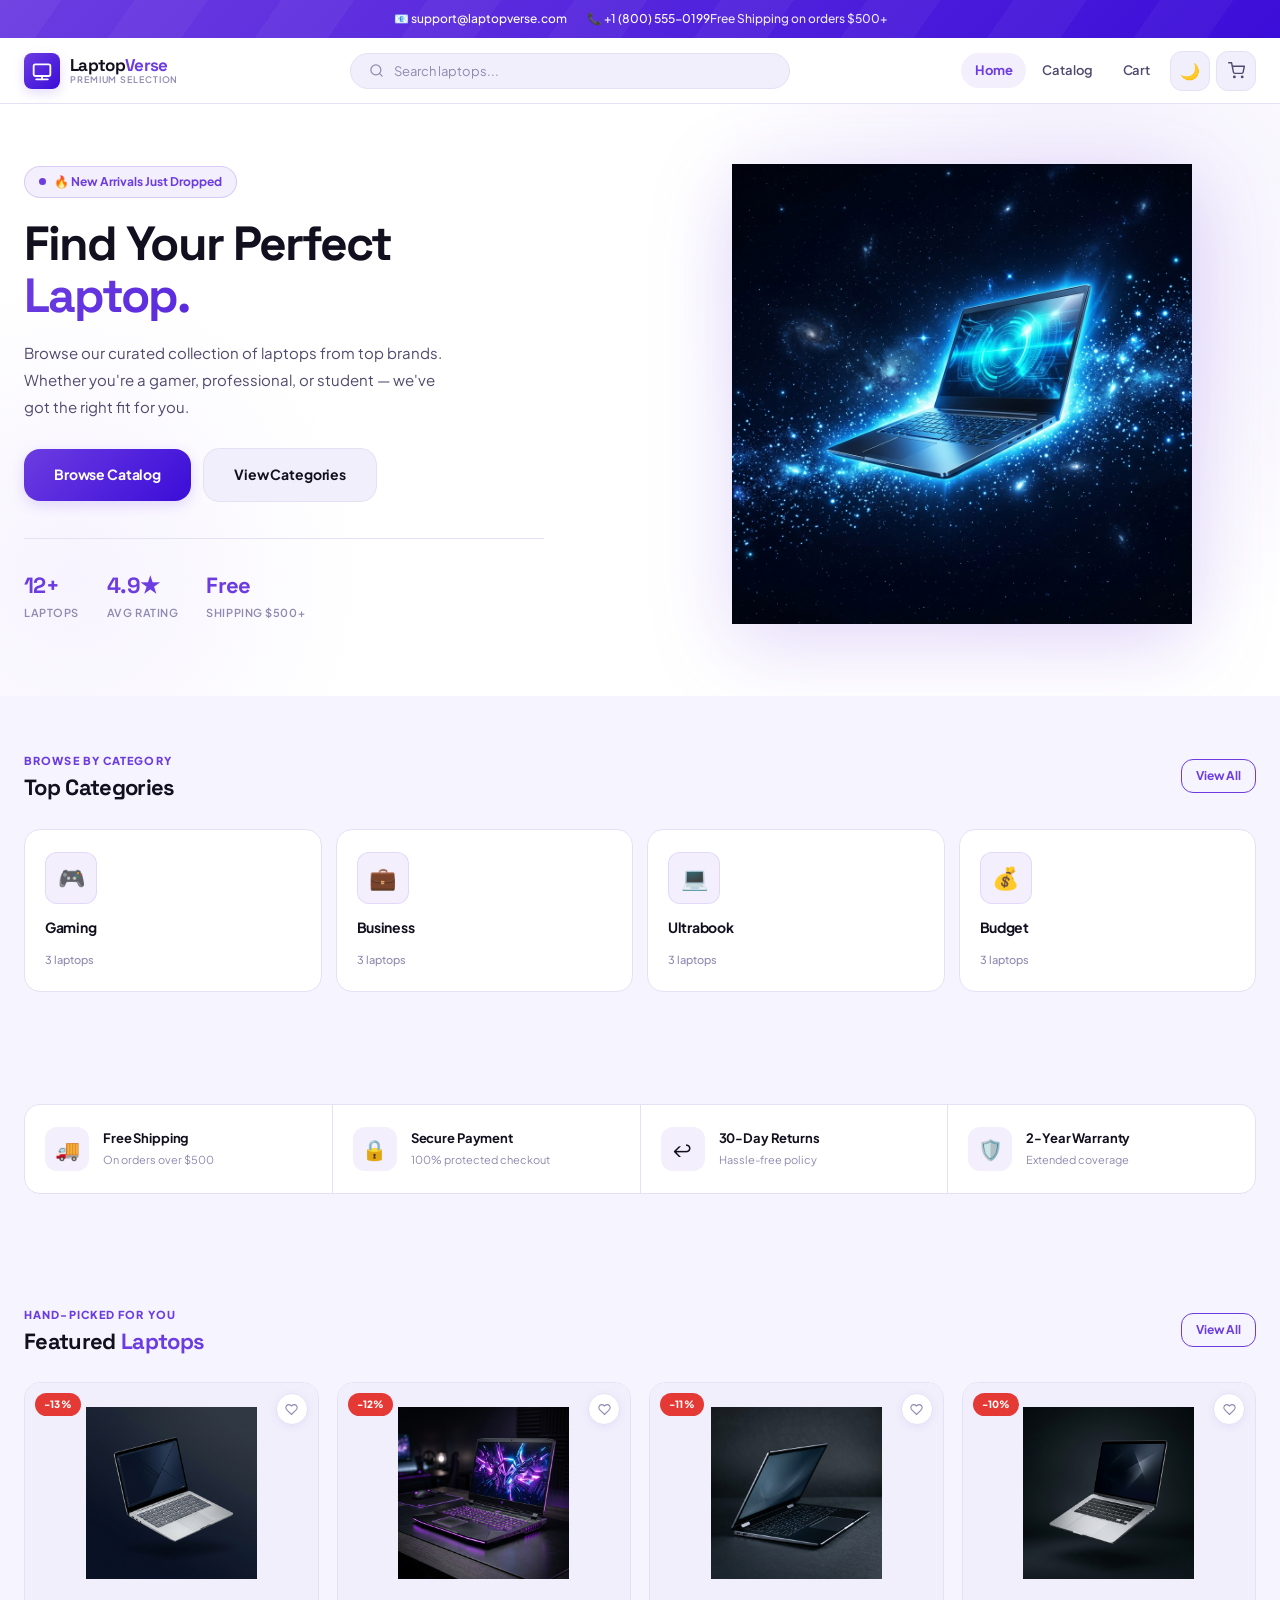
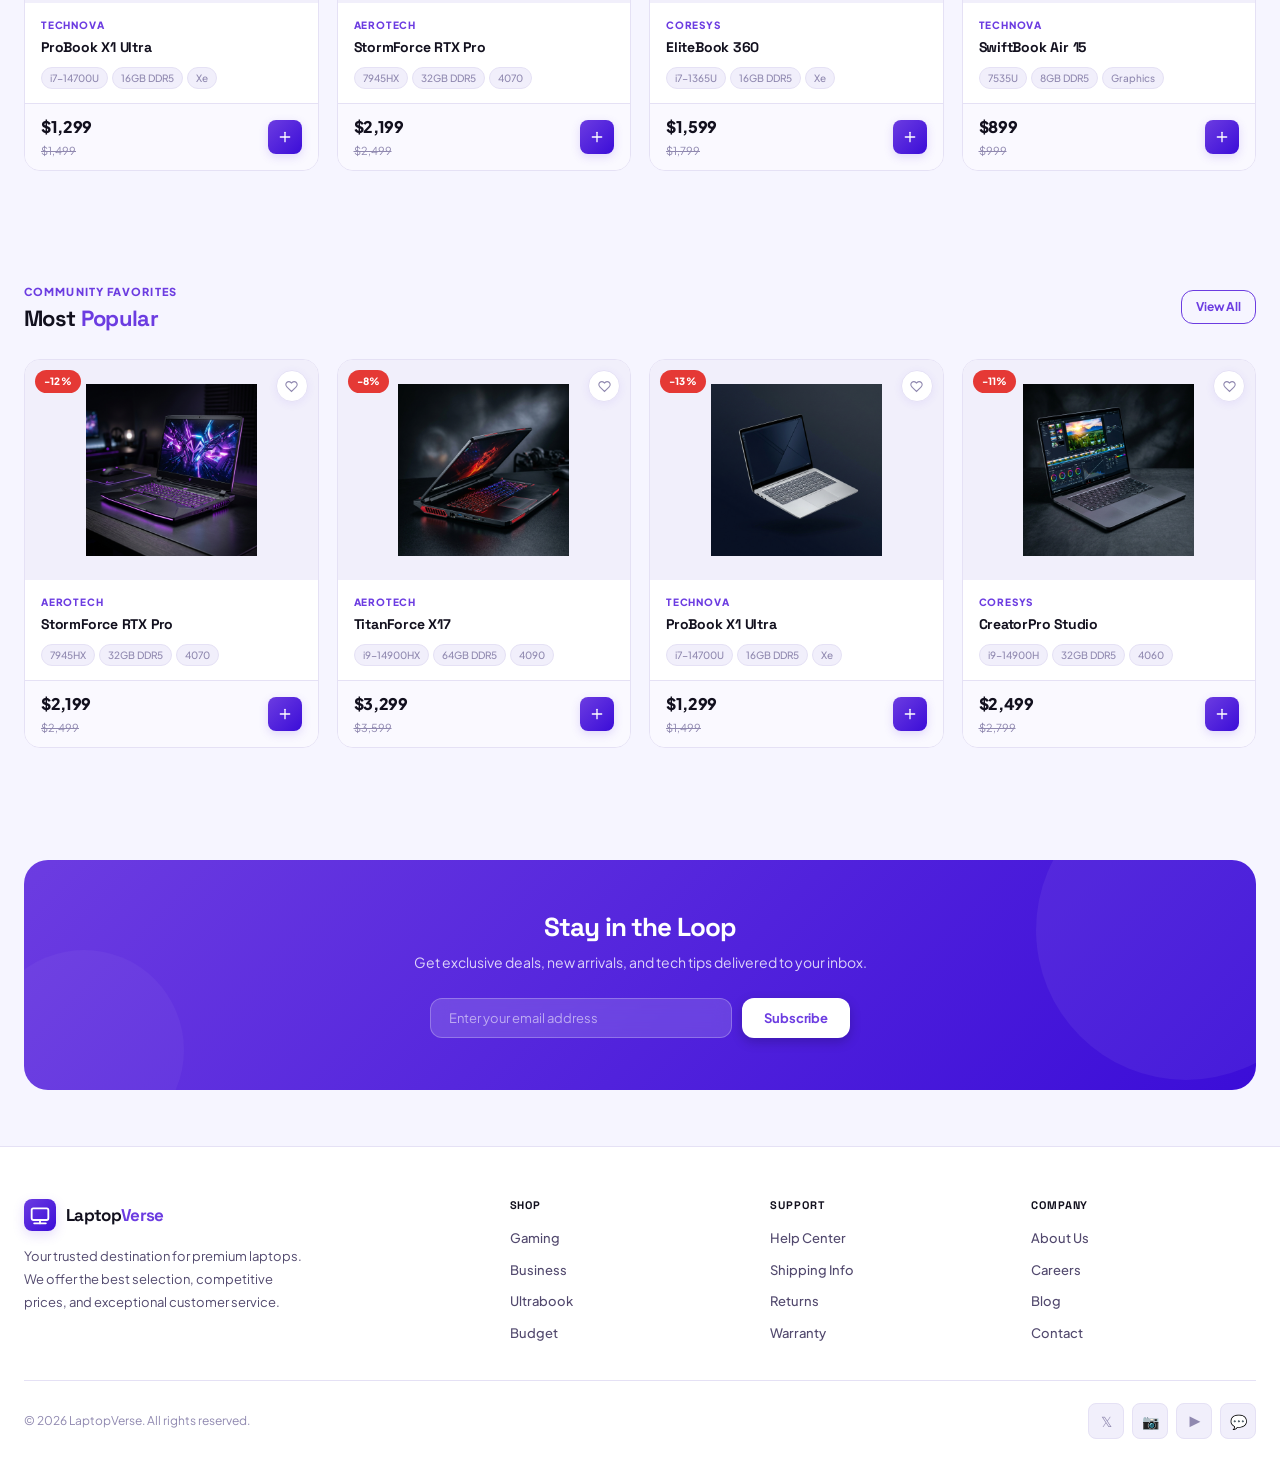
<file: index.html>
<!DOCTYPE html>
<html lang="en">
<head>
  <meta charset="UTF-8">
  <meta name="viewport" content="width=device-width, initial-scale=1.0">
  <title>LaptopVerse — Your Premium Laptop Shop</title>
  <meta name="description" content="Shop the best laptops for gaming, business, ultrabook, and budget categories. Free shipping on orders over $500.">
  <link rel="stylesheet" href="css/style.css">
</head>
<body>
  <div id="app"></div>

  <script type="module">
    import products from './js/products.js';
    import { renderNavbar, renderFooter, renderProductCard, initNavbar, initGlobalListeners, initScrollAnimations } from './js/app.js';

    const featured = products.slice(0, 4);
    const popular = [...products].sort((a, b) => b.rating - a.rating).slice(0, 4);

    document.getElementById('app').innerHTML = `
      ${renderNavbar('home')}

      <!-- Hero Section -->
      <section class="hero" id="hero">
        <div class="container">
          <div class="hero__content">
            <div class="hero__text">
              <div class="hero__badge">🔥 New Arrivals Just Dropped</div>
              <h1 class="hero__title">
                Find Your Perfect
                <span class="line2">Laptop.</span>
              </h1>
              <p class="hero__subtitle">Browse our curated collection of laptops from top brands. Whether you're a gamer, professional, or student — we've got the right fit for you.</p>
              <div class="hero__cta">
                <a href="catalog" class="btn btn--primary btn--lg" id="hero-cta">Browse Catalog</a>
                <a href="#categories" class="btn btn--secondary btn--lg" id="hero-categories">View Categories</a>
              </div>
              <div class="hero__stats">
                <div>
                  <div class="hero__stat-value">${products.length}+</div>
                  <div class="hero__stat-label">Laptops</div>
                </div>
                <div>
                  <div class="hero__stat-value">4.9★</div>
                  <div class="hero__stat-label">Avg Rating</div>
                </div>
                <div>
                  <div class="hero__stat-value">Free</div>
                  <div class="hero__stat-label">Shipping $500+</div>
                </div>
              </div>
            </div>
            <div class="hero__image">
              <img src="img/hero.webp" alt="Featured Laptop">
            </div>
          </div>
        </div>
      </section>

      <!-- Categories -->
      <section class="section categories animate-in" id="categories">
        <div class="container">
          <div class="section-header">
            <div class="section-header__left">
              <span class="section-header__label">Browse by Category</span>
              <h2 class="section-header__title">Top Categories</h2>
            </div>
            <a href="catalog" class="btn btn--sm btn--outline">View All</a>
          </div>
          <div class="categories__grid">
            <a href="catalog?category=gaming" class="category-card" id="cat-gaming">
              <div class="category-card__icon">🎮</div>
              <div class="category-card__name">Gaming</div>
              <div class="category-card__count">${products.filter(p => p.category === 'gaming').length} laptops</div>
            </a>
            <a href="catalog?category=business" class="category-card" id="cat-business">
              <div class="category-card__icon">💼</div>
              <div class="category-card__name">Business</div>
              <div class="category-card__count">${products.filter(p => p.category === 'business').length} laptops</div>
            </a>
            <a href="catalog?category=ultrabook" class="category-card" id="cat-ultrabook">
              <div class="category-card__icon">💻</div>
              <div class="category-card__name">Ultrabook</div>
              <div class="category-card__count">${products.filter(p => p.category === 'ultrabook').length} laptops</div>
            </a>
            <a href="catalog?category=budget" class="category-card" id="cat-budget">
              <div class="category-card__icon">💰</div>
              <div class="category-card__name">Budget</div>
              <div class="category-card__count">${products.filter(p => p.category === 'budget').length} laptops</div>
            </a>
          </div>
        </div>
      </section>

      <!-- Trust Badges -->
      <section class="section animate-in" id="trust">
        <div class="container">
          <div class="trust-badges">
            <div class="trust-badge">
              <div class="trust-badge__icon">🚚</div>
              <div>
                <div class="trust-badge__title">Free Shipping</div>
                <div class="trust-badge__text">On orders over $500</div>
              </div>
            </div>
            <div class="trust-badge">
              <div class="trust-badge__icon">🔒</div>
              <div>
                <div class="trust-badge__title">Secure Payment</div>
                <div class="trust-badge__text">100% protected checkout</div>
              </div>
            </div>
            <div class="trust-badge">
              <div class="trust-badge__icon">↩️</div>
              <div>
                <div class="trust-badge__title">30-Day Returns</div>
                <div class="trust-badge__text">Hassle-free policy</div>
              </div>
            </div>
            <div class="trust-badge">
              <div class="trust-badge__icon">🛡️</div>
              <div>
                <div class="trust-badge__title">2-Year Warranty</div>
                <div class="trust-badge__text">Extended coverage</div>
              </div>
            </div>
          </div>
        </div>
      </section>

      <!-- Featured Laptops -->
      <section class="section animate-in" id="featured">
        <div class="container">
          <div class="section-header">
            <div class="section-header__left">
              <span class="section-header__label">Hand-Picked for You</span>
              <h2 class="section-header__title">Featured <span class="text-accent">Laptops</span></h2>
            </div>
            <a href="catalog" class="btn btn--sm btn--outline">View All</a>
          </div>
          <div class="product-grid">
            ${featured.map(p => renderProductCard(p)).join('')}
          </div>
        </div>
      </section>

      <!-- Popular Laptops -->
      <section class="section animate-in" id="popular">
        <div class="container">
          <div class="section-header">
            <div class="section-header__left">
              <span class="section-header__label">Community Favorites</span>
              <h2 class="section-header__title">Most <span class="text-accent">Popular</span></h2>
            </div>
            <a href="catalog" class="btn btn--sm btn--outline">View All</a>
          </div>
          <div class="product-grid">
            ${popular.map(p => renderProductCard(p)).join('')}
          </div>
        </div>
      </section>

      <!-- Newsletter -->
      <section class="section animate-in" id="newsletter">
        <div class="container">
          <div class="newsletter">
            <h2 class="newsletter__title">Stay in the Loop</h2>
            <p class="newsletter__text">Get exclusive deals, new arrivals, and tech tips delivered to your inbox.</p>
            <form class="newsletter__form" onsubmit="event.preventDefault();">
              <input type="email" class="newsletter__input" placeholder="Enter your email address" id="newsletter-email">
              <button type="submit" class="btn btn--primary" id="newsletter-submit">Subscribe</button>
            </form>
          </div>
        </div>
      </section>

      ${renderFooter()}
    `;

    initNavbar();
    initGlobalListeners(products);
    initScrollAnimations();
  </script>
</body>
</html>
</file>
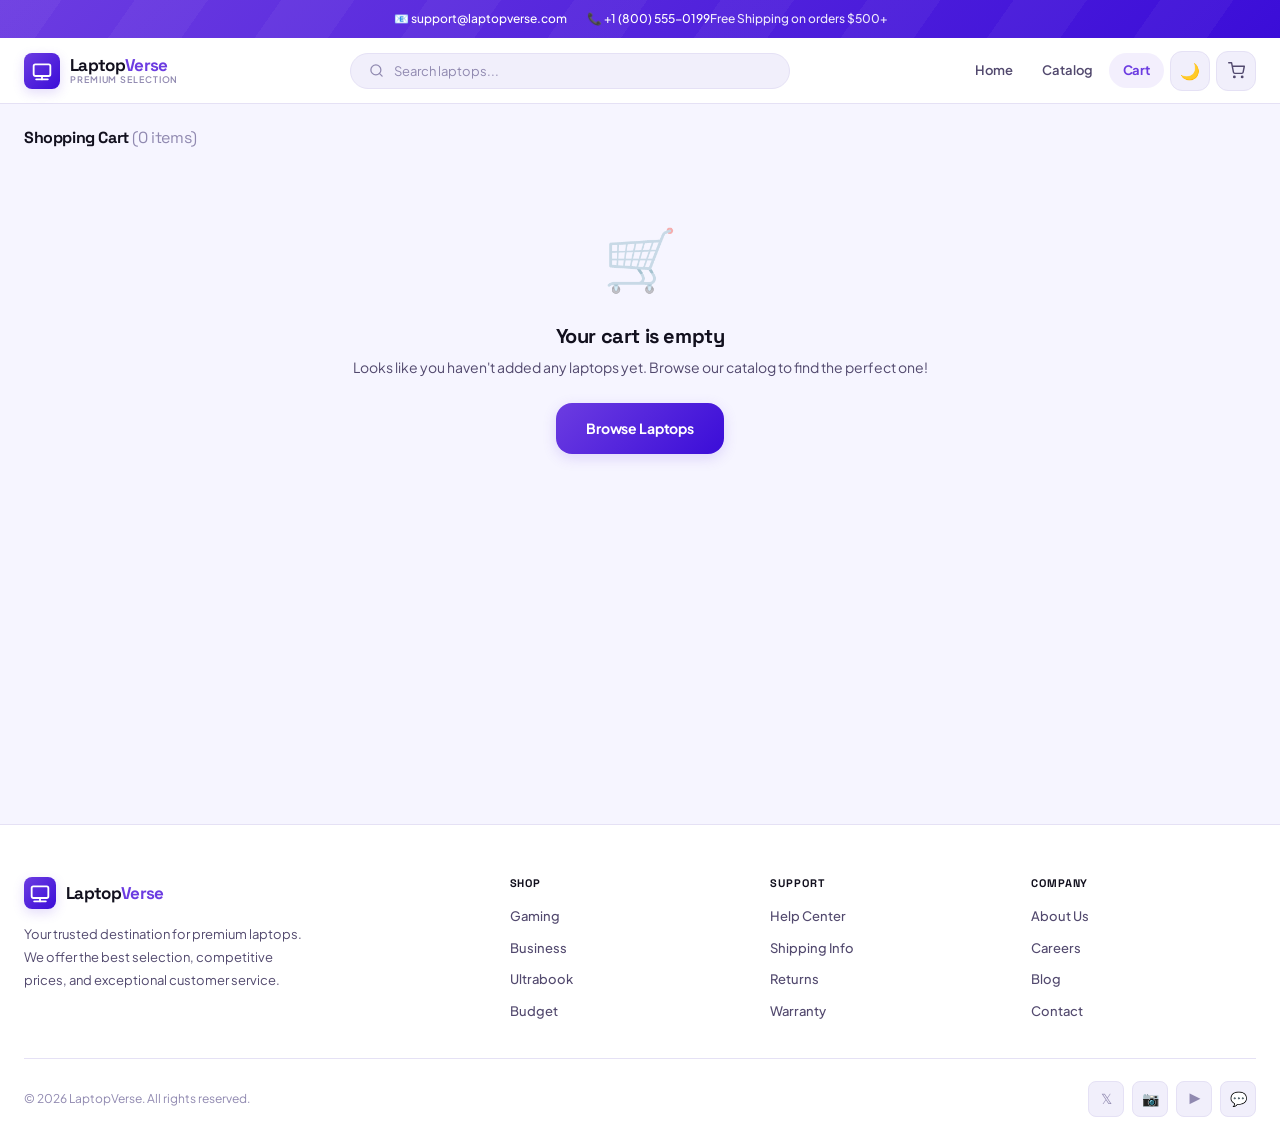
<file: cart.html>
<!DOCTYPE html>
<html lang="en">
<head>
  <meta charset="UTF-8">
  <meta name="viewport" content="width=device-width, initial-scale=1.0">
  <title>Shopping Cart — LaptopVerse</title>
  <meta name="description" content="Review your shopping cart. Adjust quantities and proceed to checkout.">
  <link rel="stylesheet" href="css/style.css">
</head>
<body>
  <div id="app"></div>
  <script type="module" src="js/cart.js"></script>
</body>
</html>
</file>
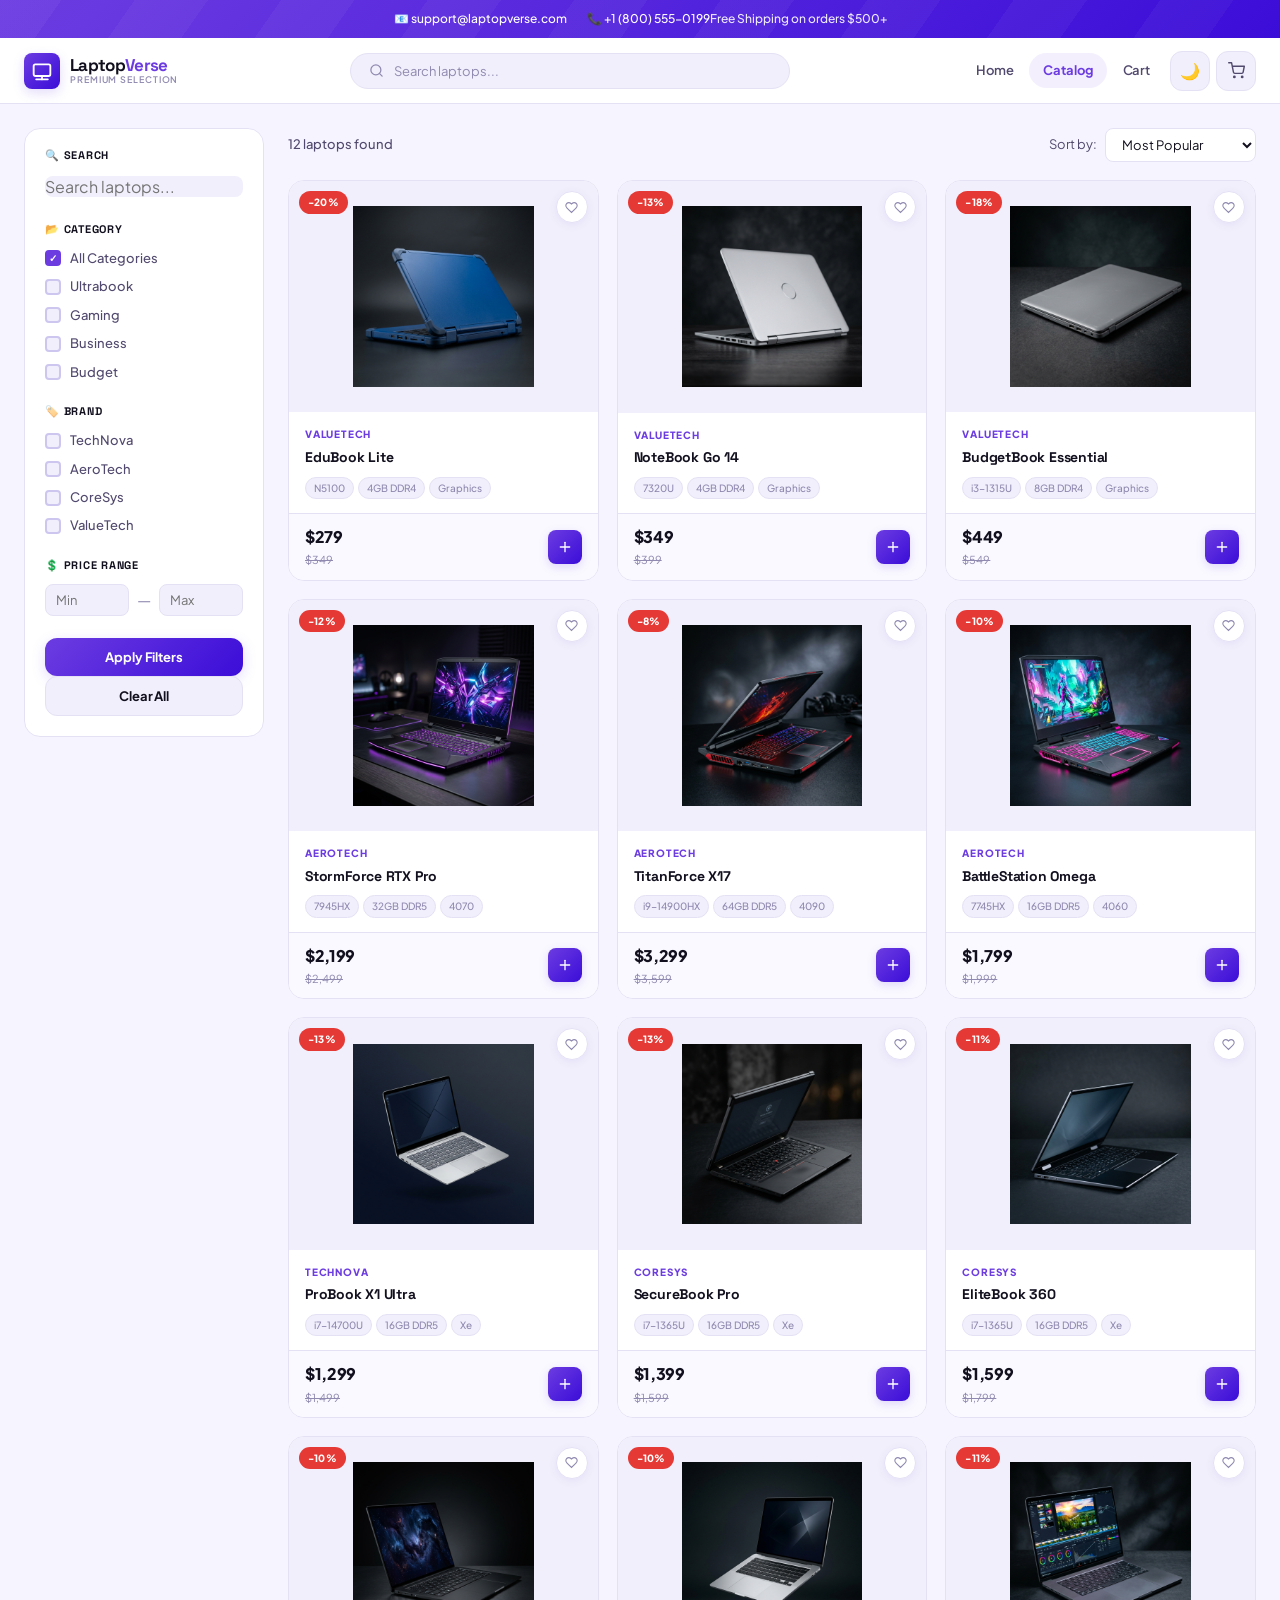
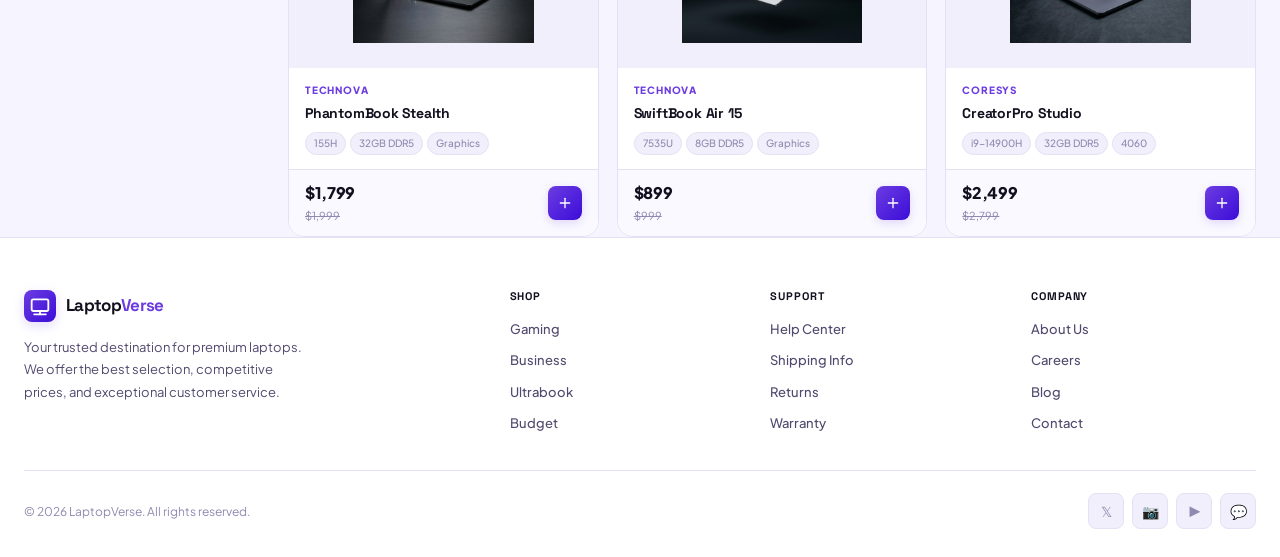
<file: catalog.html>
<!DOCTYPE html>
<html lang="en">
<head>
  <meta charset="UTF-8">
  <meta name="viewport" content="width=device-width, initial-scale=1.0">
  <title>Catalog — LaptopVerse</title>
  <meta name="description" content="Browse our complete laptop catalog. Filter by brand, category, price, and specs. Find your perfect laptop today.">
  <link rel="stylesheet" href="css/style.css">
</head>
<body>
  <div id="app"></div>
  <script type="module" src="js/catalog.js"></script>
</body>
</html>
</file>
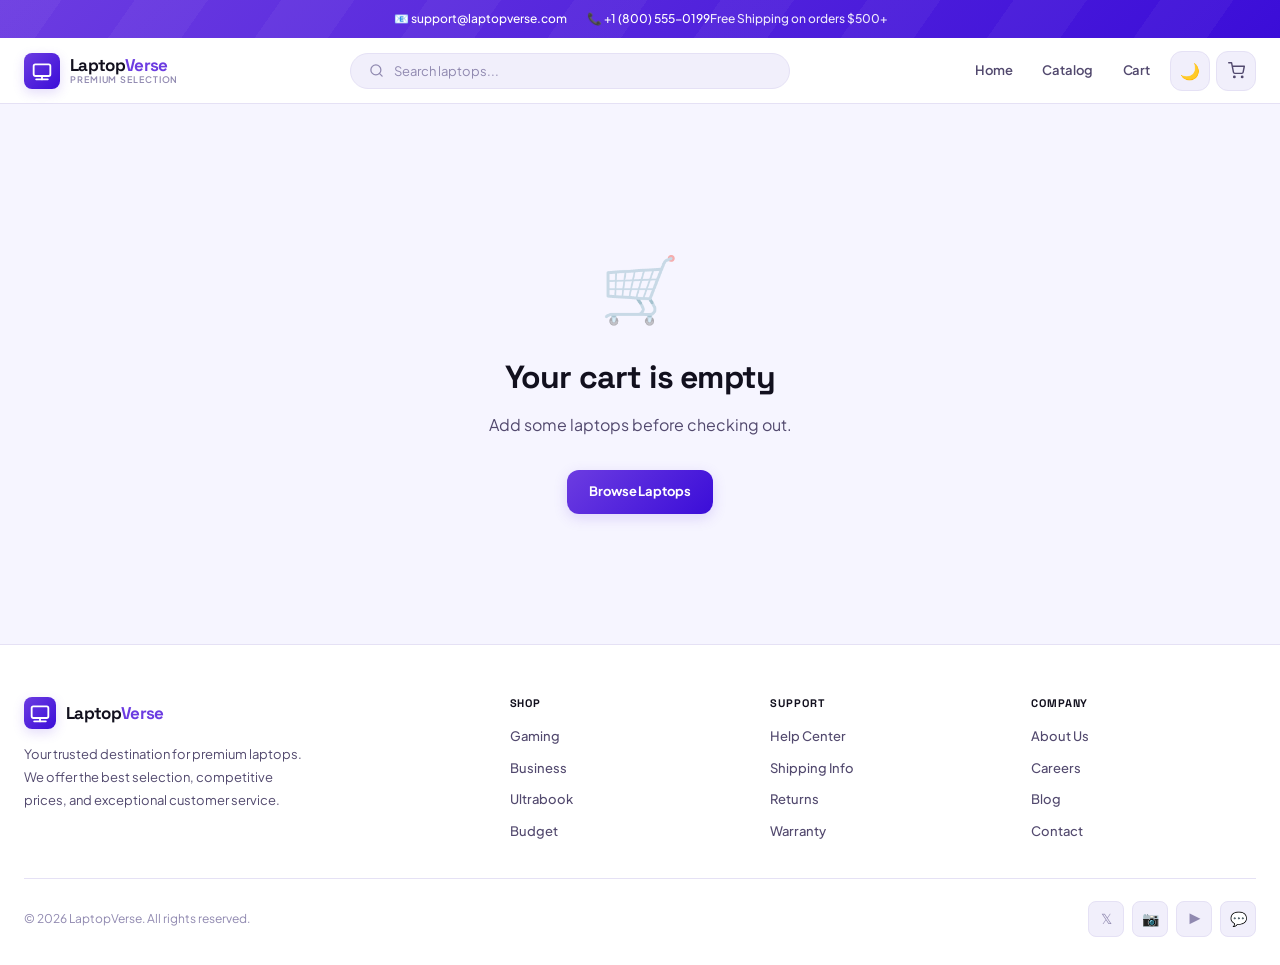
<file: checkout.html>
<!DOCTYPE html>
<html lang="en">
<head>
  <meta charset="UTF-8">
  <meta name="viewport" content="width=device-width, initial-scale=1.0">
  <title>Checkout — LaptopVerse</title>
  <meta name="description" content="Complete your purchase. Enter shipping and payment details to place your order.">
  <link rel="stylesheet" href="css/style.css">
</head>
<body>
  <div id="app"></div>
  <script type="module" src="js/checkout.js"></script>
</body>
</html>
</file>
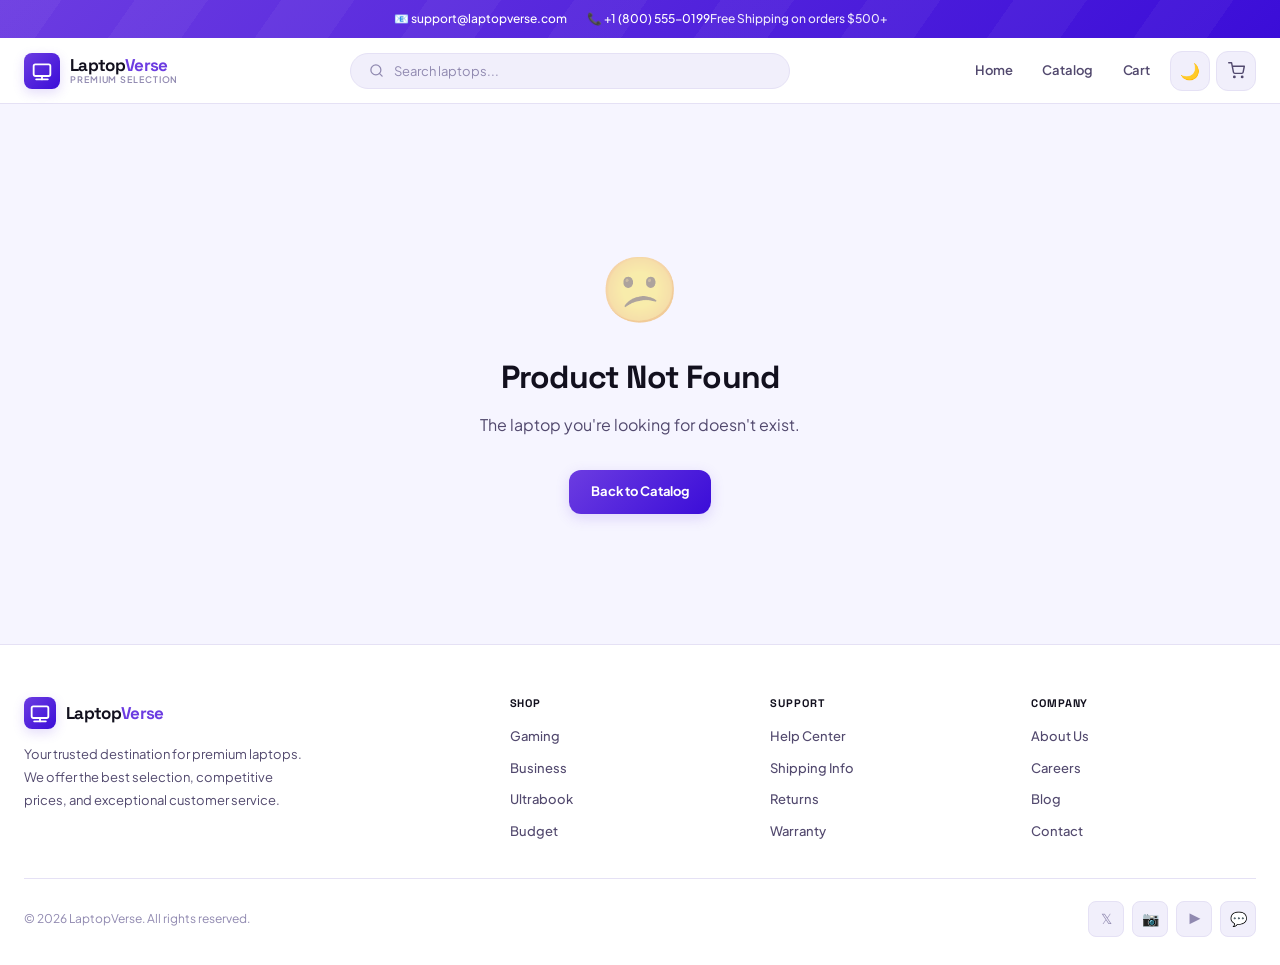
<file: product.html>
<!DOCTYPE html>
<html lang="en">
<head>
  <meta charset="UTF-8">
  <meta name="viewport" content="width=device-width, initial-scale=1.0">
  <title>Product Details — LaptopVerse</title>
  <meta name="description" content="View detailed specifications and product images of this laptop. Compare specs, read reviews, and add to cart.">
  <link rel="stylesheet" href="css/style.css">
</head>
<body>
  <div id="app"></div>
  <script type="module" src="js/product.js"></script>
</body>
</html>
</file>
<file: css/style.css>
/* ============================================
   LAPTOPVERSE — BRAND REDESIGN
   Bold · Clean · Creative
   Primary: Deep Indigo + Electric Violet accent
   ============================================ */

@import url('https://fonts.googleapis.com/css2?family=Plus+Jakarta+Sans:wght@400;500;600;700;800;900&family=Space+Grotesk:wght@400;500;600;700&display=swap');

/* ━━━━━━━━━━━━━━━━━━━━━━━━━━━━━━━━━━━━━━━━━━
   DESIGN TOKENS — Light Mode (default)
   ━━━━━━━━━━━━━━━━━━━━━━━━━━━━━━━━━━━━━━━━━━ */
:root {
  /* Brand */
  --brand-primary:   #6c3ce1;   /* Electric violet */
  --brand-secondary: #3b0dd8;   /* Deep indigo */
  --brand-mid:       #8b5cf6;   /* Soft violet */
  --brand-light:     rgba(108, 60, 225, 0.08);
  --brand-glow:      rgba(108, 60, 225, 0.18);
  --brand-gradient:  linear-gradient(135deg, #6c3ce1 0%, #3b0dd8 100%);
  --brand-gradient-soft: linear-gradient(135deg, rgba(108,60,225,0.12) 0%, rgba(59,13,216,0.06) 100%);

  /* Surfaces */
  --bg-body:    #f6f5ff;
  --bg-primary: #ffffff;
  --bg-card:    #ffffff;
  --bg-subtle:  #faf9ff;
  --bg-glass:   #f1effb;
  --bg-glass-hover: #e8e5f8;

  /* Borders */
  --border:       #e5e1f5;
  --border-mid:   #cdc7ef;
  --border-hover: #6c3ce1;

  /* Text */
  --text-primary:   #12101e;
  --text-secondary: #52496e;
  --text-muted:     #9089b0;

  /* Semantic */
  --red:    #e53935;
  --orange: #f97316;
  --green:  #10b981;

  /* Shadows */
  --shadow-xs: 0 1px 2px rgba(108,60,225,0.06);
  --shadow-sm: 0 2px 8px rgba(108,60,225,0.08);
  --shadow-md: 0 6px 20px rgba(108,60,225,0.12);
  --shadow-lg: 0 12px 40px rgba(108,60,225,0.16);
  --shadow-xl: 0 20px 60px rgba(108,60,225,0.2);

  /* Radius */
  --radius-xs:   4px;
  --radius-sm:   8px;
  --radius-md:   12px;
  --radius-lg:   16px;
  --radius-xl:   24px;
  --radius-2xl:  32px;
  --radius-full: 9999px;

  /* Motion */
  --ease-spring:   cubic-bezier(0.34, 1.56, 0.64, 1);
  --ease-out:      cubic-bezier(0.22, 1, 0.36, 1);
  --transition-fast: 0.15s var(--ease-out);
  --transition-base: 0.28s var(--ease-out);
  --transition-slow: 0.45s var(--ease-out);

  /* Layout */
  --container-max:  1280px;
  --navbar-height:  66px;
  --topbar-height:  38px;
}

/* ━━━━━━━━━━━━━━━━━━━━━━━━━━━━━━━━━━━━━━━━━━
   DARK THEME
   ━━━━━━━━━━━━━━━━━━━━━━━━━━━━━━━━━━━━━━━━━━ */
[data-theme="dark"] {
  --brand-primary:   #8b5cf6;
  --brand-secondary: #6c3ce1;
  --brand-mid:       #a78bfa;
  --brand-light:     rgba(139, 92, 246, 0.12);
  --brand-glow:      rgba(139, 92, 246, 0.25);
  --brand-gradient:  linear-gradient(135deg, #8b5cf6 0%, #6c3ce1 100%);
  --brand-gradient-soft: linear-gradient(135deg, rgba(139,92,246,0.15) 0%, rgba(108,60,225,0.08) 100%);

  --bg-body:    #0d0b18;
  --bg-primary: #12101e;
  --bg-card:    #1a1730;
  --bg-subtle:  #0f0d1c;
  --bg-glass:   #1e1a35;
  --bg-glass-hover: #252042;

  --border:       #2a2445;
  --border-mid:   #3d3465;
  --border-hover: #8b5cf6;

  --text-primary:   #f0eeff;
  --text-secondary: #a99ec8;
  --text-muted:     #6b6190;

  --shadow-xs: 0 1px 2px rgba(0,0,0,0.3);
  --shadow-sm: 0 2px 8px rgba(0,0,0,0.35);
  --shadow-md: 0 6px 20px rgba(0,0,0,0.4);
  --shadow-lg: 0 12px 40px rgba(0,0,0,0.5);
  --shadow-xl: 0 20px 60px rgba(0,0,0,0.6);
}

/* ━━━━━━━━━━━━━━━━━━━━━━━━━━━━━━━━━━━━━━━━━━
   RESET & BASE
   ━━━━━━━━━━━━━━━━━━━━━━━━━━━━━━━━━━━━━━━━━━ */
*, *::before, *::after {
  margin: 0; padding: 0;
  box-sizing: border-box;
}

html {
  scroll-behavior: smooth;
  font-size: 16px;
}

body {
  font-family: 'Plus Jakarta Sans', -apple-system, BlinkMacSystemFont, sans-serif;
  background: var(--bg-body);
  color: var(--text-primary);
  line-height: 1.65;
  min-height: 100vh;
  overflow-x: hidden;
  -webkit-font-smoothing: antialiased;
  -moz-osx-font-smoothing: grayscale;
  transition: background var(--transition-slow), color var(--transition-slow);
}

a { color: inherit; text-decoration: none; }
img { max-width: 100%; display: block; }
button { font-family: inherit; cursor: pointer; border: none; background: none; color: inherit; }
input, select, textarea { font-family: inherit; font-size: inherit; color: inherit; }
ul, ol { list-style: none; }
h1,h2,h3,h4,h5,h6 {
  line-height: 1.2;
  font-weight: 800;
  letter-spacing: -0.025em;
  font-family: 'Space Grotesk', 'Plus Jakarta Sans', sans-serif;
}

/* ━━━━━━━━━━ Utilities ━━━━━━━━━━ */
.container {
  max-width: var(--container-max);
  margin: 0 auto;
  padding: 0 24px;
}
.section { padding: 56px 0; }
.sr-only { position:absolute; width:1px; height:1px; overflow:hidden; clip:rect(0,0,0,0); }
.text-accent { color: var(--brand-primary); }

/* ━━━━━━━━━━ Scrollbar ━━━━━━━━━━ */
::-webkit-scrollbar { width: 6px; }
::-webkit-scrollbar-track { background: var(--bg-body); }
::-webkit-scrollbar-thumb { background: var(--border-mid); border-radius: 6px; }
::-webkit-scrollbar-thumb:hover { background: var(--brand-mid); }

/* ━━━━━━━━━━━━━━━━━━━━━━━━━━━━━━━━━━━━━━━━━━
   TOP BAR
   ━━━━━━━━━━━━━━━━━━━━━━━━━━━━━━━━━━━━━━━━━━ */
.topbar {
  height: var(--topbar-height);
  background: var(--brand-gradient);
  color: #fff;
  display: flex;
  align-items: center;
  font-size: 12px;
  font-weight: 500;
  position: relative;
  overflow: hidden;
}

/* subtle shimmer stripe */
.topbar::before {
  content: '';
  position: absolute;
  inset: 0;
  background: repeating-linear-gradient(
    -55deg,
    transparent, transparent 60px,
    rgba(255,255,255,0.04) 60px, rgba(255,255,255,0.04) 120px
  );
  pointer-events: none;
}

.topbar .container {
  display: flex;
  align-items: center;
  justify-content: space-between;
  position: relative;
  z-index: 1;
}

.topbar__left  { display: flex; align-items: center; gap: 20px; }
.topbar__right { display: flex; align-items: center; gap: 20px; }
.topbar a { color: rgba(255,255,255,0.9); transition: color var(--transition-fast); }
.topbar a:hover { color: #fff; }

/* ━━━━━━━━━━━━━━━━━━━━━━━━━━━━━━━━━━━━━━━━━━
   NAVBAR
   ━━━━━━━━━━━━━━━━━━━━━━━━━━━━━━━━━━━━━━━━━━ */
.navbar {
  position: sticky;
  top: 0;
  background: var(--bg-primary);
  border-bottom: 1px solid var(--border);
  z-index: 1000;
  height: var(--navbar-height);
  display: flex;
  align-items: center;
  transition: background var(--transition-slow), box-shadow var(--transition-base);
  backdrop-filter: blur(12px);
  -webkit-backdrop-filter: blur(12px);
}

.navbar.scrolled {
  box-shadow: var(--shadow-md);
  background: rgba(255,255,255,0.92);
}

[data-theme="dark"] .navbar.scrolled {
  background: rgba(18,16,30,0.92);
}

.navbar .container {
  display: flex;
  align-items: center;
  justify-content: space-between;
  gap: 20px;
  width: 100%;
}

/* Logo */
.navbar__logo {
  display: flex;
  align-items: center;
  gap: 10px;
  flex-shrink: 0;
}

.navbar__logo-mark {
  width: 36px;
  height: 36px;
  background: var(--brand-gradient);
  border-radius: var(--radius-sm);
  display: flex;
  align-items: center;
  justify-content: center;
  box-shadow: 0 4px 12px var(--brand-glow);
  flex-shrink: 0;
  transition: box-shadow var(--transition-base), transform var(--transition-base);
}

.navbar__logo:hover .navbar__logo-mark {
  box-shadow: 0 6px 20px var(--brand-glow);
  transform: translateY(-1px);
}

.navbar__logo-mark svg {
  width: 20px;
  height: 20px;
  color: white;
}

.navbar__logo-text {
  display: flex;
  flex-direction: column;
  line-height: 1;
}

.navbar__logo-name {
  font-family: 'Space Grotesk', sans-serif;
  font-size: 17px;
  font-weight: 800;
  letter-spacing: -0.04em;
  color: var(--text-primary);
}

.navbar__logo-name span {
  color: var(--brand-primary);
}

.navbar__logo-tagline {
  font-size: 9px;
  font-weight: 600;
  letter-spacing: 0.1em;
  text-transform: uppercase;
  color: var(--text-muted);
  margin-top: 1px;
}

/* Search */
.navbar__search {
  flex: 1;
  max-width: 440px;
  display: flex;
  align-items: center;
  gap: 10px;
  background: var(--bg-glass);
  border: 1.5px solid var(--border);
  border-radius: var(--radius-full);
  padding: 9px 18px;
  transition: all var(--transition-base);
}

.navbar__search:focus-within {
  border-color: var(--brand-primary);
  box-shadow: 0 0 0 4px var(--brand-glow);
  background: var(--bg-primary);
}

.navbar__search input {
  background: none;
  border: none;
  outline: none;
  width: 100%;
  font-size: 13px;
  color: var(--text-primary);
  font-family: inherit;
}

.navbar__search input::placeholder { color: var(--text-muted); }
.navbar__search svg { width: 15px; height: 15px; color: var(--text-muted); flex-shrink: 0; }

/* Nav links */
.navbar__actions {
  display: flex;
  align-items: center;
  gap: 6px;
}

.navbar__links {
  display: flex;
  align-items: center;
  gap: 2px;
}

.navbar__link {
  font-size: 13px;
  font-weight: 600;
  color: var(--text-secondary);
  padding: 7px 14px;
  border-radius: var(--radius-full);
  transition: all var(--transition-fast);
  letter-spacing: -0.01em;
}

.navbar__link:hover {
  color: var(--brand-primary);
  background: var(--brand-light);
}

.navbar__link.active {
  color: var(--brand-primary);
  background: var(--brand-light);
  font-weight: 700;
}

/* Cart button */
.navbar__cart-btn {
  position: relative;
  display: flex;
  align-items: center;
  justify-content: center;
  width: 40px;
  height: 40px;
  border-radius: var(--radius-md);
  background: var(--bg-glass);
  border: 1.5px solid var(--border);
  color: var(--text-secondary);
  transition: all var(--transition-base);
}

.navbar__cart-btn:hover {
  border-color: var(--brand-primary);
  color: var(--brand-primary);
  background: var(--brand-light);
  transform: translateY(-1px);
}

.navbar__cart-btn svg { width: 17px; height: 17px; }

.navbar__cart-badge {
  position: absolute;
  top: -5px;
  right: -5px;
  min-width: 18px;
  height: 18px;
  background: var(--brand-gradient);
  color: white;
  font-size: 9px;
  font-weight: 800;
  border-radius: var(--radius-full);
  display: flex;
  align-items: center;
  justify-content: center;
  padding: 0 4px;
  opacity: 0;
  transform: scale(0);
  transition: all var(--transition-base) var(--ease-spring);
  box-shadow: 0 2px 8px var(--brand-glow);
}

.navbar__cart-badge.visible { opacity: 1; transform: scale(1); }

/* Theme toggle */
.theme-toggle {
  display: flex;
  align-items: center;
  justify-content: center;
  width: 40px;
  height: 40px;
  border-radius: var(--radius-md);
  background: var(--bg-glass);
  border: 1.5px solid var(--border);
  transition: all var(--transition-base);
  font-size: 16px;
  cursor: pointer;
}

.theme-toggle:hover {
  border-color: var(--brand-primary);
  background: var(--brand-light);
  transform: rotate(15deg);
}

/* Mobile menu */
.navbar__menu-btn {
  display: none;
  flex-direction: column;
  gap: 5px;
  padding: 6px;
}

.navbar__menu-btn span {
  width: 20px;
  height: 2px;
  background: var(--text-primary);
  border-radius: 2px;
  transition: all var(--transition-base);
}

/* ━━━━━━━━━━━━━━━━━━━━━━━━━━━━━━━━━━━━━━━━━━
   BUTTONS
   ━━━━━━━━━━━━━━━━━━━━━━━━━━━━━━━━━━━━━━━━━━ */
.btn {
  display: inline-flex;
  align-items: center;
  justify-content: center;
  gap: 8px;
  padding: 11px 22px;
  border-radius: var(--radius-md);
  font-weight: 700;
  font-size: 13px;
  font-family: inherit;
  letter-spacing: -0.01em;
  transition: all var(--transition-base);
  white-space: nowrap;
  position: relative;
  overflow: hidden;
}

.btn::after {
  content: '';
  position: absolute;
  inset: 0;
  border-radius: inherit;
  opacity: 0;
  background: rgba(255,255,255,0.15);
  transition: opacity var(--transition-fast);
}

.btn:hover::after { opacity: 1; }

.btn--primary {
  background: var(--brand-gradient);
  color: white;
  box-shadow: 0 4px 14px var(--brand-glow);
}

.btn--primary:hover {
  transform: translateY(-2px);
  box-shadow: 0 8px 24px var(--brand-glow);
}

.btn--primary:active { transform: translateY(0); }

.btn--secondary {
  background: var(--bg-glass);
  border: 1.5px solid var(--border);
  color: var(--text-primary);
}

.btn--secondary:hover {
  border-color: var(--brand-primary);
  color: var(--brand-primary);
  background: var(--brand-light);
  transform: translateY(-2px);
}

.btn--outline {
  background: transparent;
  border: 1.5px solid var(--brand-primary);
  color: var(--brand-primary);
}

.btn--outline:hover {
  background: var(--brand-light);
  transform: translateY(-1px);
}

.btn--danger {
  background: rgba(229,57,53,0.08);
  border: 1.5px solid rgba(229,57,53,0.2);
  color: var(--red);
}

.btn--danger:hover { background: rgba(229,57,53,0.14); }

.btn--lg { padding: 14px 30px; font-size: 14px; border-radius: var(--radius-lg); }
.btn--sm { padding: 6px 14px; font-size: 12px; }
.btn svg { width: 16px; height: 16px; }

/* ━━━━━━━━━━━━━━━━━━━━━━━━━━━━━━━━━━━━━━━━━━
   HERO
   ━━━━━━━━━━━━━━━━━━━━━━━━━━━━━━━━━━━━━━━━━━ */
.hero {
  background: var(--bg-primary);
  padding: 60px 0 72px;
  position: relative;
  overflow: hidden;
  transition: background var(--transition-slow);
}

/* Decorative radial glow */
.hero::before {
  content: '';
  position: absolute;
  top: -120px;
  right: -80px;
  width: 720px;
  height: 720px;
  background: radial-gradient(circle at 60% 40%, rgba(108,60,225,0.1) 0%, transparent 65%);
  pointer-events: none;
}

.hero::after {
  content: '';
  position: absolute;
  bottom: -80px;
  left: -80px;
  width: 500px;
  height: 500px;
  background: radial-gradient(circle at 30% 60%, rgba(139,92,246,0.07) 0%, transparent 65%);
  pointer-events: none;
}

.hero__content {
  display: grid;
  grid-template-columns: 1fr 1fr;
  gap: 56px;
  align-items: center;
  position: relative;
  z-index: 1;
}

.hero__text { max-width: 520px; }

.hero__eyebrow {
  display: inline-flex;
  align-items: center;
  gap: 8px;
  background: var(--brand-light);
  border: 1px solid rgba(108,60,225,0.2);
  border-radius: var(--radius-full);
  padding: 5px 14px 5px 8px;
  font-size: 12px;
  font-weight: 700;
  color: var(--brand-primary);
  margin-bottom: 20px;
  animation: fadeSlideUp 0.5s var(--ease-out) both;
  letter-spacing: 0.01em;
}

/* Keep legacy class working */
.hero__badge { @extend .hero__eyebrow; }

.hero__eyebrow-dot {
  width: 22px;
  height: 22px;
  background: var(--brand-gradient);
  border-radius: 50%;
  display: flex;
  align-items: center;
  justify-content: center;
  font-size: 11px;
  flex-shrink: 0;
}

.hero__badge {
  display: inline-flex;
  align-items: center;
  gap: 8px;
  background: var(--brand-light);
  border: 1px solid rgba(108,60,225,0.2);
  border-radius: var(--radius-full);
  padding: 5px 14px;
  font-size: 12px;
  font-weight: 700;
  color: var(--brand-primary);
  margin-bottom: 20px;
  animation: fadeSlideUp 0.5s var(--ease-out) both;
}

.hero__badge::before {
  content: '';
  width: 7px;
  height: 7px;
  background: var(--brand-primary);
  border-radius: 50%;
  animation: glowPulse 2s infinite;
}

.hero__title {
  font-size: 48px;
  font-weight: 900;
  letter-spacing: -0.04em;
  line-height: 1.08;
  margin-bottom: 18px;
  animation: fadeSlideUp 0.55s var(--ease-out) 0.08s both;
}

.hero__title .line2 {
  display: block;
  background: var(--brand-gradient);
  -webkit-background-clip: text;
  -webkit-text-fill-color: transparent;
  background-clip: text;
}

.hero__subtitle {
  font-size: 15px;
  color: var(--text-secondary);
  margin-bottom: 28px;
  line-height: 1.8;
  max-width: 420px;
  animation: fadeSlideUp 0.55s var(--ease-out) 0.16s both;
}

.hero__cta {
  display: flex;
  gap: 12px;
  align-items: center;
  animation: fadeSlideUp 0.55s var(--ease-out) 0.24s both;
}

.hero__stats {
  display: flex;
  gap: 28px;
  margin-top: 36px;
  animation: fadeSlideUp 0.55s var(--ease-out) 0.32s both;
  padding-top: 28px;
  border-top: 1px solid var(--border);
}

.hero__stat-value {
  font-family: 'Space Grotesk', sans-serif;
  font-size: 22px;
  font-weight: 800;
  color: var(--brand-primary);
  letter-spacing: -0.03em;
}

.hero__stat-label {
  font-size: 11px;
  color: var(--text-muted);
  margin-top: 1px;
  font-weight: 600;
  text-transform: uppercase;
  letter-spacing: 0.05em;
}

.hero__image-wrap {
  display: flex;
  justify-content: center;
  align-items: center;
  position: relative;
  animation: fadeSlideUp 0.65s var(--ease-out) 0.14s both;
}

/* floating circle behind the image */
.hero__image-wrap::before {
  content: '';
  position: absolute;
  width: 85%;
  height: 85%;
  border-radius: 50%;
  background: var(--brand-gradient-soft);
  border: 1px solid rgba(108,60,225,0.1);
  z-index: 0;
}

/* Keep legacy class .hero__image working */
.hero__image {
  display: flex;
  justify-content: center;
  animation: fadeSlideUp 0.6s var(--ease-out) 0.2s both;
  position: relative;
  z-index: 1;
}

.hero__image img,
.hero__image-wrap img {
  width: 100%;
  max-width: 460px;
  position: relative;
  z-index: 1;
  animation: floatY 6s ease-in-out infinite;
  filter: drop-shadow(0 20px 40px rgba(108,60,225,0.2));
}

/* ━━━━━━━━━━━━━━━━━━━━━━━━━━━━━━━━━━━━━━━━━━
   KEYFRAMES
   ━━━━━━━━━━━━━━━━━━━━━━━━━━━━━━━━━━━━━━━━━━ */
@keyframes glowPulse {
  0%, 100% { opacity: 1; transform: scale(1); }
  50%       { opacity: 0.4; transform: scale(0.85); }
}
@keyframes floatY {
  0%, 100% { transform: translateY(0px); }
  50%       { transform: translateY(-14px); }
}
@keyframes fadeSlideUp {
  from { opacity: 0; transform: translateY(22px); }
  to   { opacity: 1; transform: translateY(0); }
}
@keyframes fadeInUp {
  from { opacity: 0; transform: translateY(20px); }
  to   { opacity: 1; transform: translateY(0); }
}
@keyframes scaleIn {
  from { transform: scale(0.4); opacity: 0; }
  to   { transform: scale(1); opacity: 1; }
}
@keyframes spin { to { transform: rotate(360deg); } }

/* ━━━━━━━━━━━━━━━━━━━━━━━━━━━━━━━━━━━━━━━━━━
   SECTION HEADER
   ━━━━━━━━━━━━━━━━━━━━━━━━━━━━━━━━━━━━━━━━━━ */
.section-header {
  display: flex;
  align-items: center;
  justify-content: space-between;
  margin-bottom: 28px;
}

.section-header__left {
  display: flex;
  flex-direction: column;
  gap: 4px;
}

.section-header__label {
  font-size: 11px;
  font-weight: 800;
  text-transform: uppercase;
  letter-spacing: 0.1em;
  color: var(--brand-primary);
}

.section-header__title {
  font-size: 22px;
  font-weight: 800;
  letter-spacing: -0.03em;
}

.section-header__subtitle {
  font-size: 13px;
  color: var(--text-secondary);
  margin-top: 2px;
}

/* ━━━━━━━━━━━━━━━━━━━━━━━━━━━━━━━━━━━━━━━━━━
   PRODUCT CARDS
   ━━━━━━━━━━━━━━━━━━━━━━━━━━━━━━━━━━━━━━━━━━ */
.card {
  background: var(--bg-card);
  border: 1.5px solid var(--border);
  border-radius: var(--radius-lg);
  overflow: hidden;
  transition: all var(--transition-base);
}

.card:hover {
  border-color: var(--border-hover);
  transform: translateY(-4px);
  box-shadow: var(--shadow-lg);
}

.product-card { display: flex; flex-direction: column; cursor: pointer; }

.product-card__image {
  position: relative;
  aspect-ratio: 4/3;
  background: var(--bg-glass);
  overflow: hidden;
  display: flex;
  align-items: center;
  justify-content: center;
}

.product-card__image img {
  width: 78%;
  height: 78%;
  object-fit: contain;
  transition: transform var(--transition-slow);
}

.product-card:hover .product-card__image img {
  transform: scale(1.06) translateY(-4px);
}

.product-card__badge {
  position: absolute;
  top: 10px;
  left: 10px;
  background: var(--red);
  color: white;
  font-size: 10px;
  font-weight: 800;
  padding: 3px 9px;
  border-radius: var(--radius-full);
  letter-spacing: 0.02em;
}

.product-card__wishlist {
  position: absolute;
  top: 10px;
  right: 10px;
  width: 32px;
  height: 32px;
  border-radius: 50%;
  background: var(--bg-primary);
  display: flex;
  align-items: center;
  justify-content: center;
  border: 1.5px solid var(--border);
  transition: all var(--transition-base) var(--ease-spring);
  color: var(--text-muted);
  box-shadow: var(--shadow-sm);
}

.product-card__wishlist:hover,
.product-card__wishlist.active {
  border-color: var(--red);
  color: var(--red);
  transform: scale(1.12);
}

.product-card__wishlist svg { width: 13px; height: 13px; }

.product-card__info {
  padding: 14px 16px;
  display: flex;
  flex-direction: column;
  gap: 5px;
  flex: 1;
}

.product-card__brand {
  font-size: 10px;
  font-weight: 800;
  color: var(--brand-primary);
  text-transform: uppercase;
  letter-spacing: 0.08em;
}

.product-card__name {
  font-size: 14px;
  font-weight: 700;
  line-height: 1.4;
  display: -webkit-box;
  -webkit-line-clamp: 2;
  -webkit-box-orient: vertical;
  overflow: hidden;
  letter-spacing: -0.015em;
}

.product-card__specs {
  display: flex;
  flex-wrap: wrap;
  gap: 4px;
  margin-top: 4px;
}

.product-card__spec {
  font-size: 10px;
  padding: 2px 8px;
  background: var(--bg-glass);
  border: 1px solid var(--border);
  border-radius: var(--radius-full);
  color: var(--text-muted);
  font-weight: 500;
}

.product-card__bottom {
  display: flex;
  align-items: center;
  justify-content: space-between;
  padding: 10px 16px;
  border-top: 1px solid var(--border);
  background: var(--bg-subtle);
}

.product-card__price { display: flex; flex-direction: column; gap: 1px; }
.product-card__price-current { font-size: 16px; font-weight: 800; letter-spacing: -0.02em; }
.product-card__price-original { font-size: 11px; color: var(--text-muted); text-decoration: line-through; }

.product-card__add-btn {
  width: 34px;
  height: 34px;
  border-radius: var(--radius-sm);
  background: var(--brand-gradient);
  display: flex;
  align-items: center;
  justify-content: center;
  transition: all var(--transition-base) var(--ease-spring);
  box-shadow: 0 3px 10px var(--brand-glow);
}

.product-card__add-btn:hover {
  transform: scale(1.1) rotate(4deg);
  box-shadow: 0 5px 16px var(--brand-glow);
}

.product-card__add-btn svg { width: 16px; height: 16px; color: white; }

/* Product Grid */
.product-grid {
  display: grid;
  grid-template-columns: repeat(auto-fill, minmax(260px, 1fr));
  gap: 18px;
}

/* ━━━━━━━━━━━━━━━━━━━━━━━━━━━━━━━━━━━━━━━━━━
   CATEGORIES
   ━━━━━━━━━━━━━━━━━━━━━━━━━━━━━━━━━━━━━━━━━━ */
.categories { background: var(--bg-body); }

.categories__grid {
  display: grid;
  grid-template-columns: repeat(4, 1fr);
  gap: 14px;
}

.category-card {
  display: flex;
  flex-direction: column;
  align-items: flex-start;
  gap: 12px;
  padding: 22px 20px;
  background: var(--bg-card);
  border: 1.5px solid var(--border);
  border-radius: var(--radius-lg);
  transition: all var(--transition-base);
  cursor: pointer;
  text-indent: 0;
  position: relative;
  overflow: hidden;
}

.category-card::before {
  content: '';
  position: absolute;
  bottom: 0;
  left: 0;
  right: 0;
  height: 3px;
  background: var(--brand-gradient);
  transform: scaleX(0);
  transform-origin: left;
  transition: transform var(--transition-base);
}

.category-card:hover::before { transform: scaleX(1); }

.category-card:hover {
  border-color: var(--brand-primary);
  transform: translateY(-4px);
  box-shadow: var(--shadow-md);
}

.category-card__icon {
  width: 52px;
  height: 52px;
  border-radius: var(--radius-md);
  display: flex;
  align-items: center;
  justify-content: center;
  font-size: 22px;
  background: var(--brand-light);
  border: 1px solid rgba(108,60,225,0.12);
  transition: transform var(--transition-base) var(--ease-spring);
}

.category-card:hover .category-card__icon {
  transform: scale(1.1) rotate(-6deg);
}

.category-card__name {
  font-weight: 700;
  font-size: 14px;
  letter-spacing: -0.02em;
}

.category-card__count {
  font-size: 11px;
  color: var(--text-muted);
  font-weight: 500;
}

/* ━━━━━━━━━━━━━━━━━━━━━━━━━━━━━━━━━━━━━━━━━━
   TRUST BADGES
   ━━━━━━━━━━━━━━━━━━━━━━━━━━━━━━━━━━━━━━━━━━ */
.trust-badges {
  display: grid;
  grid-template-columns: repeat(4, 1fr);
  gap: 1px;
  background: var(--border);
  border: 1.5px solid var(--border);
  border-radius: var(--radius-lg);
  overflow: hidden;
}

.trust-badge {
  display: flex;
  align-items: center;
  gap: 14px;
  padding: 22px 20px;
  background: var(--bg-card);
  transition: background var(--transition-fast);
}

.trust-badge:hover { background: var(--bg-glass); }

.trust-badge__icon {
  width: 44px;
  height: 44px;
  border-radius: var(--radius-md);
  background: var(--brand-light);
  display: flex;
  align-items: center;
  justify-content: center;
  font-size: 20px;
  flex-shrink: 0;
}

.trust-badge__title { font-weight: 700; font-size: 13px; letter-spacing: -0.01em; }
.trust-badge__text  { font-size: 11px; color: var(--text-muted); margin-top: 1px; }

/* ━━━━━━━━━━━━━━━━━━━━━━━━━━━━━━━━━━━━━━━━━━
   NEWSLETTER
   ━━━━━━━━━━━━━━━━━━━━━━━━━━━━━━━━━━━━━━━━━━ */
.newsletter {
  background: var(--brand-gradient);
  border-radius: var(--radius-xl);
  padding: 52px 48px;
  text-align: center;
  color: white;
  position: relative;
  overflow: hidden;
}

.newsletter::before {
  content: '';
  position: absolute;
  top: -80px;
  right: -80px;
  width: 300px;
  height: 300px;
  border-radius: 50%;
  background: rgba(255,255,255,0.06);
  pointer-events: none;
}

.newsletter::after {
  content: '';
  position: absolute;
  bottom: -60px;
  left: -40px;
  width: 200px;
  height: 200px;
  border-radius: 50%;
  background: rgba(255,255,255,0.04);
  pointer-events: none;
}

.newsletter__title {
  font-size: 26px;
  font-weight: 900;
  margin-bottom: 8px;
  letter-spacing: -0.04em;
  color: white;
}

.newsletter__title span { color: rgba(255,255,255,0.75); }

.newsletter__text {
  color: rgba(255,255,255,0.8);
  margin-bottom: 24px;
  font-size: 14px;
}

.newsletter__form {
  display: flex;
  gap: 10px;
  max-width: 420px;
  margin: 0 auto;
  position: relative;
  z-index: 1;
}

.newsletter__input {
  flex: 1;
  background: rgba(255,255,255,0.15);
  border: 1.5px solid rgba(255,255,255,0.25);
  border-radius: var(--radius-md);
  padding: 11px 18px;
  outline: none;
  font-size: 13px;
  color: white;
  transition: all var(--transition-fast);
  backdrop-filter: blur(8px);
}

.newsletter__input::placeholder { color: rgba(255,255,255,0.55); }
.newsletter__input:focus {
  border-color: rgba(255,255,255,0.6);
  background: rgba(255,255,255,0.2);
}

.newsletter .btn--primary {
  background: white;
  color: var(--brand-primary);
  box-shadow: 0 4px 12px rgba(0,0,0,0.2);
}

.newsletter .btn--primary:hover {
  transform: translateY(-2px);
  box-shadow: 0 8px 20px rgba(0,0,0,0.25);
}

/* ━━━━━━━━━━━━━━━━━━━━━━━━━━━━━━━━━━━━━━━━━━
   FOOTER
   ━━━━━━━━━━━━━━━━━━━━━━━━━━━━━━━━━━━━━━━━━━ */
.footer {
  background: var(--bg-primary);
  border-top: 1.5px solid var(--border);
  padding: 52px 0 28px;
}

.footer__grid {
  display: grid;
  grid-template-columns: 2fr 1fr 1fr 1fr;
  gap: 36px;
  margin-bottom: 36px;
}

.footer__brand p {
  color: var(--text-secondary);
  font-size: 13px;
  margin-top: 14px;
  line-height: 1.75;
  max-width: 280px;
}

.footer__heading {
  font-size: 11px;
  font-weight: 800;
  text-transform: uppercase;
  letter-spacing: 0.08em;
  margin-bottom: 16px;
  color: var(--text-primary);
}

.footer__links { display: flex; flex-direction: column; gap: 10px; }
.footer__link {
  font-size: 13px;
  color: var(--text-secondary);
  transition: color var(--transition-fast);
  font-weight: 500;
}

.footer__link:hover { color: var(--brand-primary); }

.footer__bottom {
  border-top: 1px solid var(--border);
  padding-top: 22px;
  display: flex;
  align-items: center;
  justify-content: space-between;
  font-size: 12px;
  color: var(--text-muted);
}

.footer__socials { display: flex; gap: 8px; }

.footer__social {
  width: 36px;
  height: 36px;
  border-radius: var(--radius-sm);
  background: var(--bg-glass);
  border: 1.5px solid var(--border);
  display: flex;
  align-items: center;
  justify-content: center;
  transition: all var(--transition-base);
  font-size: 14px;
}

.footer__social:hover {
  border-color: var(--brand-primary);
  color: var(--brand-primary);
  background: var(--brand-light);
  transform: translateY(-2px);
}

/* ━━━━━━━━━━━━━━━━━━━━━━━━━━━━━━━━━━━━━━━━━━
   TOAST
   ━━━━━━━━━━━━━━━━━━━━━━━━━━━━━━━━━━━━━━━━━━ */
.toast-container {
  position: fixed;
  bottom: 24px;
  right: 24px;
  z-index: 10000;
  display: flex;
  flex-direction: column;
  gap: 10px;
}

.toast {
  display: flex;
  align-items: center;
  gap: 12px;
  padding: 13px 18px;
  background: var(--bg-card);
  border: 1.5px solid var(--border);
  border-radius: var(--radius-md);
  box-shadow: var(--shadow-lg);
  animation: toastIn 0.35s var(--ease-spring), toastOut 0.3s var(--ease-out) 2.7s forwards;
  min-width: 280px;
  font-size: 13px;
  font-weight: 500;
  backdrop-filter: blur(12px);
}

.toast--success { border-left: 3px solid var(--green); }
.toast--error   { border-left: 3px solid var(--red); }
.toast--info    { border-left: 3px solid var(--brand-primary); }
.toast__icon    { font-size: 16px; flex-shrink: 0; }

@keyframes toastIn {
  from { opacity: 0; transform: translateX(80px) scale(0.9); }
  to   { opacity: 1; transform: translateX(0) scale(1); }
}
@keyframes toastOut {
  from { opacity: 1; }
  to   { opacity: 0; transform: translateX(80px); }
}

/* ━━━━━━━━━━━━━━━━━━━━━━━━━━━━━━━━━━━━━━━━━━
   CATALOG PAGE
   ━━━━━━━━━━━━━━━━━━━━━━━━━━━━━━━━━━━━━━━━━━ */
.catalog-layout {
  display: grid;
  grid-template-columns: 240px 1fr;
  gap: 24px;
  padding-top: 24px;
  min-height: 80vh;
}

.catalog-sidebar {
  position: sticky;
  top: calc(var(--navbar-height) + 16px);
  height: fit-content;
  max-height: calc(100vh - var(--navbar-height) - 32px);
  overflow-y: auto;
  background: var(--bg-card);
  border: 1.5px solid var(--border);
  border-radius: var(--radius-lg);
  padding: 20px;
}

.filter-group { margin-bottom: 22px; }

.filter-group__title {
  font-size: 11px;
  font-weight: 800;
  text-transform: uppercase;
  letter-spacing: 0.07em;
  margin-bottom: 12px;
  display: flex;
  align-items: center;
  gap: 6px;
  color: var(--text-primary);
}

.filter-group__options { display: flex; flex-direction: column; gap: 7px; }

.filter-option {
  display: flex;
  align-items: center;
  gap: 9px;
  font-size: 13px;
  color: var(--text-secondary);
  cursor: pointer;
  transition: color var(--transition-fast);
  font-weight: 500;
}

.filter-option:hover { color: var(--brand-primary); }

.filter-option input[type="checkbox"] {
  appearance: none;
  width: 16px;
  height: 16px;
  border: 2px solid var(--border-mid);
  border-radius: 4px;
  background: var(--bg-glass);
  cursor: pointer;
  position: relative;
  transition: all var(--transition-fast);
  flex-shrink: 0;
}

.filter-option input[type="checkbox"]:checked {
  background: var(--brand-primary);
  border-color: var(--brand-primary);
}

.filter-option input[type="checkbox"]:checked::after {
  content:'✓';
  position:absolute;
  top:50%;
  left:50%;
  transform:translate(-50%,-50%);
  color:white;
  font-size:10px;
  font-weight:800;
}

.price-range { display: flex; align-items: center; gap: 8px; }

.price-range input {
  width: 100%;
  background: var(--bg-glass);
  border: 1.5px solid var(--border);
  border-radius: var(--radius-sm);
  padding: 7px 10px;
  font-size: 13px;
  outline: none;
}

.price-range input:focus { border-color: var(--brand-primary); }

.catalog-toolbar {
  display: flex;
  align-items: center;
  justify-content: space-between;
  margin-bottom: 18px;
  flex-wrap: wrap;
  gap: 12px;
}

.catalog-toolbar__count { font-size: 13px; color: var(--text-secondary); font-weight: 500; }
.catalog-toolbar__sort { display: flex; align-items: center; gap: 8px; }
.catalog-toolbar__sort label { font-size: 13px; color: var(--text-secondary); }

.catalog-toolbar__sort select {
  background: var(--bg-card);
  border: 1.5px solid var(--border);
  border-radius: var(--radius-sm);
  padding: 7px 12px;
  color: var(--text-primary);
  outline: none;
  cursor: pointer;
  font-size: 13px;
  font-family: inherit;
}

/* ━━━━━━━━━━━━━━━━━━━━━━━━━━━━━━━━━━━━━━━━━━
   PRODUCT DETAIL
   ━━━━━━━━━━━━━━━━━━━━━━━━━━━━━━━━━━━━━━━━━━ */
.product-detail { padding-top: 24px; min-height: 80vh; }

.product-detail__layout {
  display: grid;
  grid-template-columns: 1fr 1fr;
  gap: 44px;
  align-items: start;
}

.product-viewer { position: sticky; top: calc(var(--navbar-height) + 16px); }

.product-viewer__2d-main {
  width: 100%;
  aspect-ratio: 4/3;
  border-radius: var(--radius-lg);
  border: 1.5px solid var(--border);
  background: var(--bg-card);
  overflow: hidden;
  display: flex;
  align-items: center;
  justify-content: center;
}

.product-viewer__2d-main img { width: 85%; height: 85%; object-fit: contain; }

.product-viewer__thumbnails { display: flex; gap: 8px; margin-top: 10px; }

.product-viewer__thumb {
  width: 64px;
  height: 50px;
  border-radius: var(--radius-sm);
  border: 2px solid var(--border);
  background: var(--bg-card);
  overflow: hidden;
  cursor: pointer;
  transition: all var(--transition-fast);
  display: flex;
  align-items: center;
  justify-content: center;
  padding: 4px;
}

.product-viewer__thumb.active,
.product-viewer__thumb:hover { border-color: var(--brand-primary); }

.product-viewer__thumb img { width: 100%; height: 100%; object-fit: contain; }

.product-info { display: flex; flex-direction: column; gap: 16px; }
.product-info__brand { font-size: 11px; font-weight: 800; color: var(--brand-primary); text-transform: uppercase; letter-spacing: 0.08em; }
.product-info__name { font-size: 28px; font-weight: 900; letter-spacing: -0.03em; line-height: 1.15; }
.product-info__rating { display: flex; align-items: center; gap: 6px; color: var(--orange); font-size: 13px; }
.product-info__rating span { color: var(--text-secondary); }

.product-info__price { display: flex; align-items: baseline; gap: 10px; }
.product-info__price-current { font-size: 32px; font-weight: 900; letter-spacing: -0.04em; }
.product-info__price-original { font-size: 16px; color: var(--text-muted); text-decoration: line-through; }

.product-info__price-discount {
  font-size: 12px;
  font-weight: 800;
  color: white;
  background: var(--brand-gradient);
  padding: 3px 10px;
  border-radius: var(--radius-full);
}

.product-info__desc { font-size: 14px; color: var(--text-secondary); line-height: 1.85; }

.product-info__specs { display: grid; grid-template-columns: 1fr 1fr; gap: 9px; }

.spec-item {
  padding: 12px 14px;
  background: var(--bg-glass);
  border: 1.5px solid var(--border);
  border-radius: var(--radius-md);
  font-size: 13px;
  transition: border-color var(--transition-fast);
}

.spec-item:hover { border-color: var(--brand-primary); }
.spec-item__label { color: var(--text-muted); font-size: 10px; font-weight: 700; text-transform: uppercase; letter-spacing: 0.05em; }
.spec-item__value { font-weight: 700; margin-top: 3px; }

.product-info__actions { display: flex; gap: 10px; }
.product-info__actions .btn--primary { flex: 1; }

.stock-status { display: flex; align-items: center; gap: 6px; font-size: 13px; font-weight: 600; }
.stock-status--in-stock  { color: var(--green); }
.stock-status--low-stock { color: var(--orange); }
.stock-status--out-of-stock { color: var(--red); }
.stock-status__dot { width: 8px; height: 8px; border-radius: 50%; background: currentColor; }

/* ━━━━━━━━━━━━━━━━━━━━━━━━━━━━━━━━━━━━━━━━━━
   CART PAGE
   ━━━━━━━━━━━━━━━━━━━━━━━━━━━━━━━━━━━━━━━━━━ */
.cart-page { padding-top: 24px; min-height: 80vh; }

.cart-layout {
  display: grid;
  grid-template-columns: 1fr 360px;
  gap: 24px;
  align-items: start;
}

.cart-items { display: flex; flex-direction: column; gap: 10px; }

.cart-item {
  display: grid;
  grid-template-columns: 90px 1fr auto;
  gap: 16px;
  align-items: center;
  padding: 18px;
  background: var(--bg-card);
  border: 1.5px solid var(--border);
  border-radius: var(--radius-lg);
  transition: all var(--transition-base);
}

.cart-item:hover { border-color: var(--border-hover); box-shadow: var(--shadow-sm); }

.cart-item__image {
  width: 90px;
  height: 70px;
  border-radius: var(--radius-md);
  background: var(--bg-glass);
  display: flex;
  align-items: center;
  justify-content: center;
  overflow: hidden;
}

.cart-item__image img { width: 85%; height: 85%; object-fit: contain; }
.cart-item__details { display: flex; flex-direction: column; gap: 2px; }
.cart-item__name { font-weight: 700; font-size: 14px; letter-spacing: -0.01em; }
.cart-item__brand { font-size: 10px; color: var(--brand-primary); text-transform: uppercase; font-weight: 800; letter-spacing: 0.06em; }
.cart-item__price { font-weight: 800; font-size: 16px; }
.cart-item__controls { display: flex; flex-direction: column; align-items: flex-end; gap: 10px; }

.qty-control {
  display: flex;
  align-items: center;
  gap: 4px;
  background: var(--bg-glass);
  border: 1.5px solid var(--border);
  border-radius: var(--radius-md);
  padding: 3px;
}

.qty-control button {
  width: 30px;
  height: 30px;
  border-radius: var(--radius-sm);
  display: flex;
  align-items: center;
  justify-content: center;
  font-size: 15px;
  transition: all var(--transition-fast);
  font-weight: 700;
}

.qty-control button:hover { background: var(--bg-glass-hover); color: var(--brand-primary); }
.qty-control__value { min-width: 28px; text-align: center; font-weight: 700; font-size: 13px; }

.cart-summary {
  position: sticky;
  top: calc(var(--navbar-height) + 16px);
  background: var(--bg-card);
  border: 1.5px solid var(--border);
  border-radius: var(--radius-lg);
  padding: 24px;
}

.cart-summary__title { font-size: 18px; font-weight: 800; margin-bottom: 18px; padding-bottom: 14px; border-bottom: 1px solid var(--border); letter-spacing: -0.02em; }
.cart-summary__row { display: flex; justify-content: space-between; padding: 7px 0; font-size: 13px; color: var(--text-secondary); }

.cart-summary__row--total {
  border-top: 1px solid var(--border);
  margin-top: 10px;
  padding-top: 14px;
  font-weight: 800;
  font-size: 16px;
  color: var(--text-primary);
}

.cart-summary .btn { width: 100%; margin-top: 16px; }

.cart-empty { text-align: center; padding: 60px 24px; }
.cart-empty__icon { font-size: 60px; margin-bottom: 18px; opacity: 0.4; }
.cart-empty__title { font-size: 20px; font-weight: 800; margin-bottom: 8px; letter-spacing: -0.02em; }
.cart-empty__text { color: var(--text-secondary); margin-bottom: 24px; font-size: 14px; }

/* ━━━━━━━━━━━━━━━━━━━━━━━━━━━━━━━━━━━━━━━━━━
   CHECKOUT
   ━━━━━━━━━━━━━━━━━━━━━━━━━━━━━━━━━━━━━━━━━━ */
.checkout-page { padding-top: 24px; min-height: 80vh; }

.checkout-layout {
  display: grid;
  grid-template-columns: 1fr 360px;
  gap: 24px;
  align-items: start;
}

.checkout-steps { display: flex; gap: 20px; margin-bottom: 24px; }

.checkout-step { display: flex; align-items: center; gap: 8px; font-size: 13px; color: var(--text-muted); font-weight: 600; }
.checkout-step.active { color: var(--brand-primary); }
.checkout-step.completed { color: var(--green); }

.checkout-step__number {
  width: 26px;
  height: 26px;
  border-radius: 50%;
  border: 2px solid currentColor;
  display: flex;
  align-items: center;
  justify-content: center;
  font-size: 11px;
  font-weight: 800;
}

.checkout-step.active .checkout-step__number    { background: var(--brand-primary); color: white; border-color: var(--brand-primary); }
.checkout-step.completed .checkout-step__number { background: var(--green); color: white; border-color: var(--green); }

.form-section {
  background: var(--bg-card);
  border: 1.5px solid var(--border);
  border-radius: var(--radius-lg);
  padding: 26px;
  margin-bottom: 16px;
}

.form-section__title { font-size: 16px; font-weight: 800; margin-bottom: 18px; letter-spacing: -0.02em; }
.form-grid { display: grid; grid-template-columns: 1fr 1fr; gap: 12px; }
.form-group { display: flex; flex-direction: column; gap: 5px; }
.form-group--full { grid-column: 1 / -1; }
.form-group label { font-size: 11px; font-weight: 700; color: var(--text-secondary); text-transform: uppercase; letter-spacing: 0.05em; }

.form-group input,
.form-group select {
  background: var(--bg-glass);
  border: 1.5px solid var(--border);
  border-radius: var(--radius-md);
  padding: 11px 14px;
  outline: none;
  transition: all var(--transition-fast);
  font-size: 13px;
}

.form-group input:focus, .form-group select:focus {
  border-color: var(--brand-primary);
  box-shadow: 0 0 0 4px var(--brand-glow);
}

.form-group input.error { border-color: var(--red); }
.form-group .error-msg { font-size: 11px; color: var(--red); font-weight: 600; }
.form-actions { display: flex; justify-content: space-between; margin-top: 18px; }

.order-success { text-align: center; padding: 52px; }

.order-success__icon {
  width: 76px;
  height: 76px;
  border-radius: 50%;
  background: var(--brand-gradient);
  display: flex;
  align-items: center;
  justify-content: center;
  font-size: 32px;
  margin: 0 auto 18px;
  animation: scaleIn 0.45s var(--ease-spring);
  box-shadow: 0 8px 24px var(--brand-glow);
}

.order-success__title { font-size: 24px; font-weight: 900; margin-bottom: 8px; letter-spacing: -0.03em; }
.order-success__text { color: var(--text-secondary); margin-bottom: 24px; font-size: 14px; }

/* Breadcrumb */
.page-header__breadcrumb {
  display: flex;
  gap: 6px;
  font-size: 13px;
  color: var(--text-muted);
  margin-top: 8px;
  font-weight: 500;
}

.page-header__breadcrumb a:hover { color: var(--brand-primary); }
.page-header__breadcrumb span { color: var(--text-secondary); }

/* Loading */
.loading-spinner {
  width: 36px;
  height: 36px;
  border: 3px solid var(--border);
  border-top-color: var(--brand-primary);
  border-radius: 50%;
  animation: spin 0.7s linear infinite;
  margin: 20px auto;
}

/* ━━━━━━━━━━━━━━━━━━━━━━━━━━━━━━━━━━━━━━━━━━
   SCROLL ANIMATIONS
   ━━━━━━━━━━━━━━━━━━━━━━━━━━━━━━━━━━━━━━━━━━ */
.animate-in {
  opacity: 0;
  transform: translateY(20px);
  transition: opacity 0.55s var(--ease-out), transform 0.55s var(--ease-out);
}

.animate-in.visible {
  opacity: 1;
  transform: translateY(0);
}

/* ━━━━━━━━━━━━━━━━━━━━━━━━━━━━━━━━━━━━━━━━━━
   RESPONSIVE
   ━━━━━━━━━━━━━━━━━━━━━━━━━━━━━━━━━━━━━━━━━━ */
@media (max-width: 1024px) {
  .hero__content         { grid-template-columns: 1fr; text-align: center; }
  .hero__text            { max-width: 100%; }
  .hero__subtitle        { margin-left: auto; margin-right: auto; }
  .hero__cta             { justify-content: center; }
  .hero__stats           { justify-content: center; }
  .hero__image           { order: -1; }
  .hero__image-wrap      { order: -1; }
  .categories__grid      { grid-template-columns: repeat(2, 1fr); }
  .trust-badges          { grid-template-columns: repeat(2, 1fr); }
  .catalog-layout        { grid-template-columns: 1fr; }
  .catalog-sidebar       { position: static; max-height: none; }
  .product-detail__layout{ grid-template-columns: 1fr; }
  .product-viewer        { position: static; }
  .cart-layout           { grid-template-columns: 1fr; }
  .cart-summary          { position: static; }
  .checkout-layout       { grid-template-columns: 1fr; }
  .footer__grid          { grid-template-columns: 1fr 1fr; }
}

@media (max-width: 768px) {
  .topbar            { display: none; }
  .navbar__links     { display: none; }
  .navbar__search    { display: none; }
  .navbar__menu-btn  { display: flex; }
  .hero__title       { font-size: 30px; }
  .product-grid      { grid-template-columns: repeat(auto-fill, minmax(220px, 1fr)); }
  .product-info__specs { grid-template-columns: 1fr; }
  .form-grid         { grid-template-columns: 1fr; }
  .cart-item         { grid-template-columns: 70px 1fr; }
  .cart-item__controls { grid-column: 1/-1; flex-direction: row; justify-content: space-between; width: 100%; }
  .footer__grid      { grid-template-columns: 1fr; }
  .footer__bottom    { flex-direction: column; gap: 12px; }
  .checkout-steps    { flex-direction: column; gap: 10px; }
  .trust-badges      { grid-template-columns: 1fr; }
  .newsletter        { padding: 36px 24px; }
  .section           { padding: 40px 0; }
}

@media (max-width: 480px) {
  .product-grid  { grid-template-columns: 1fr; }
  .hero__cta     { flex-direction: column; }
  .hero__cta .btn { width: 100%; }
  .hero__stats   { flex-wrap: wrap; gap: 20px; }
}

/* ━━━━━━━━━━━━━━━━━━━━━━━━━━━━━━━━━━━━━━━━━━
   MOBILE OPEN MENU
   ━━━━━━━━━━━━━━━━━━━━━━━━━━━━━━━━━━━━━━━━━━ */
@media (max-width: 768px) {
  .navbar__links.mobile-open {
    display: flex;
    flex-direction: column;
    position: absolute;
    top: var(--navbar-height);
    left: 0;
    right: 0;
    background: var(--bg-primary);
    border-bottom: 1.5px solid var(--border);
    padding: 12px 24px;
    gap: 4px;
    z-index: 999;
    box-shadow: var(--shadow-md);
  }
}
</file>
